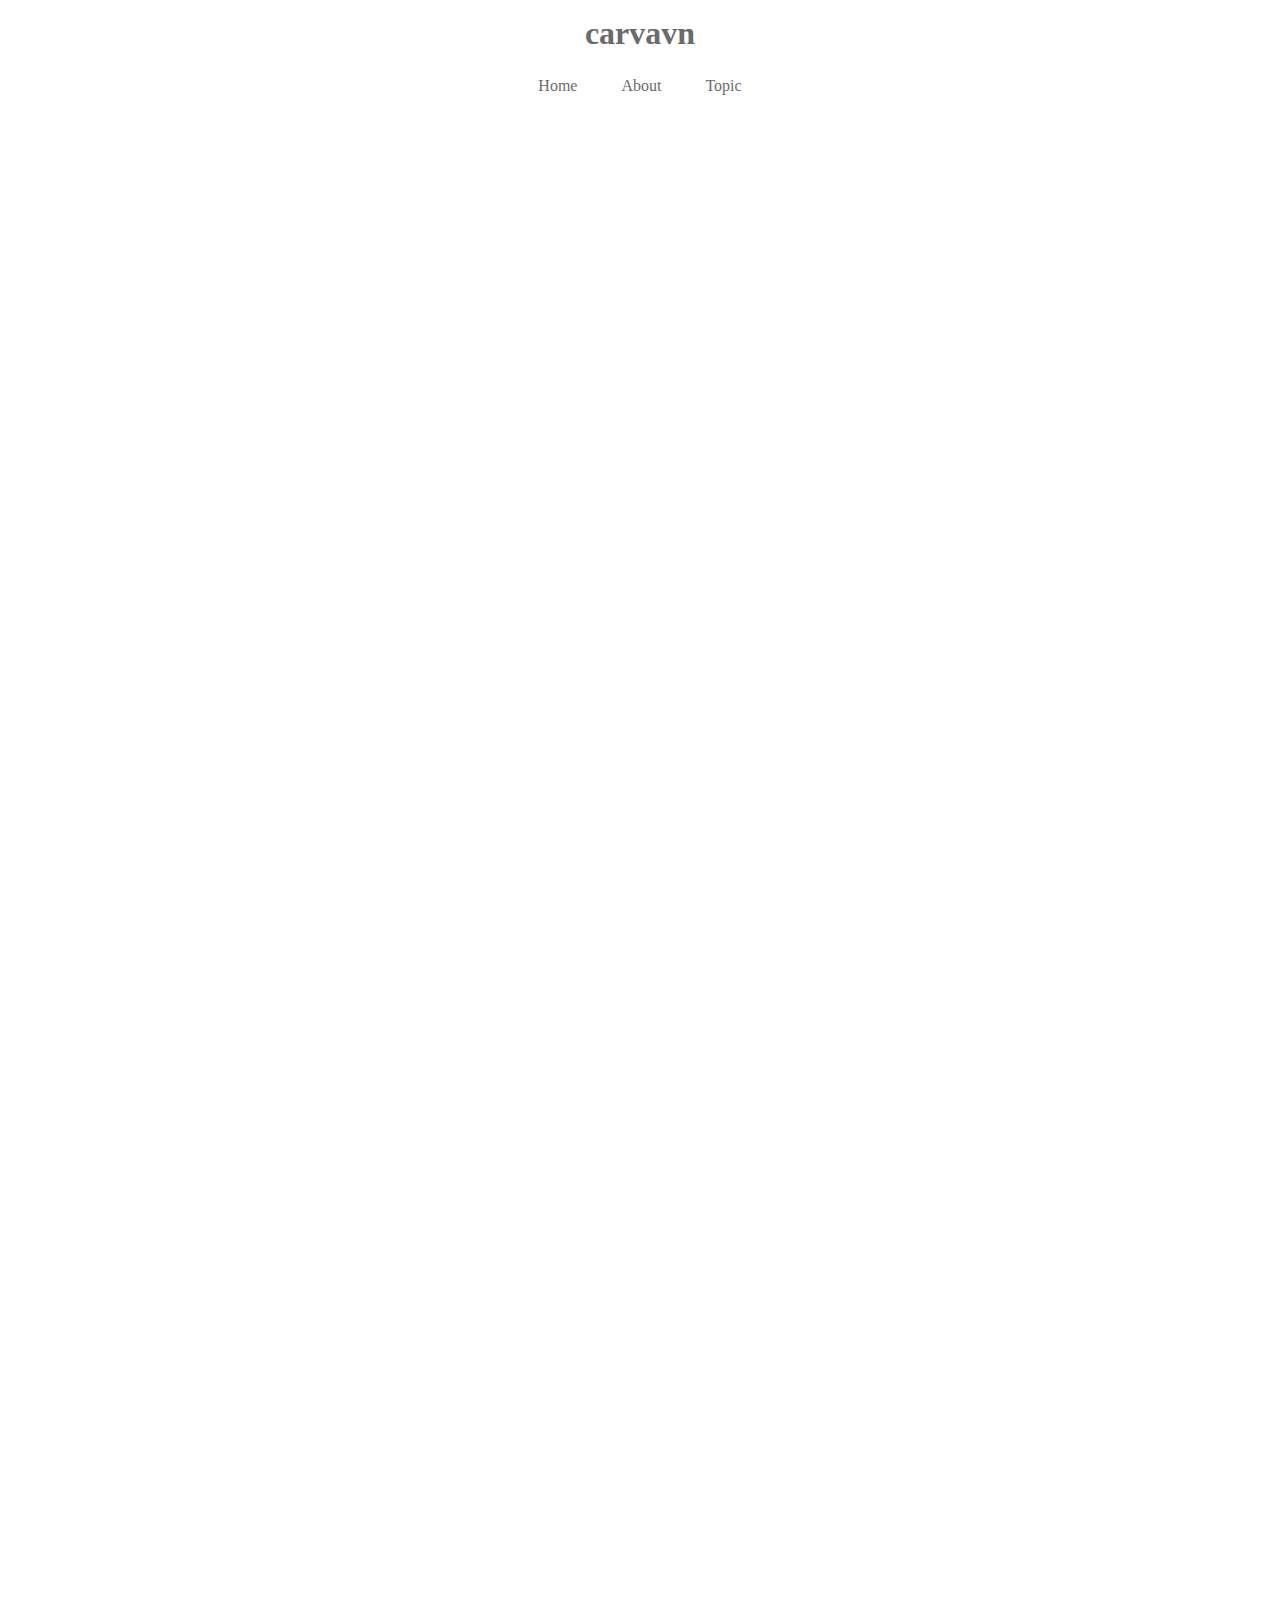
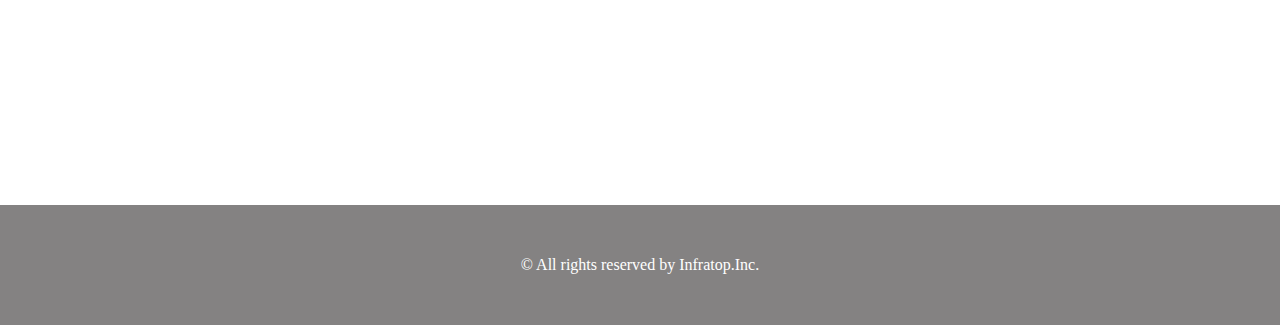
<file: caravan.1/index.html>
<!DOCTYPE html>
<html lang="ja">
  <head>
    <meta charset="UTF-8" />
    <!-- CSSファイルの読み込み -->
    <link rel="stylesheet" href="style.css" />
    <title>CARAVAN</title>
  </head>

  <body>
    <header>
      <h1 class="heading">
        <a href="index.html">
          carvavn
        </a>
      </h1>
    </header>

    <nav>
      <ul class="nav-list">
        <li class="nav-list-item">
          <a href="index.html">Home</a>
        </li>
        <li class="nav-list-item">About</li>
        <li class="nav-list-item">Topic</li>
      </ul>
    </nav>

    <div class="main-visual">
      <div class="main-visual-content"></div>
    </div>

    <div class="main">
      <div class="blog"></div>
      <div class="sidebar"></div>
    </div>
    <footer>
      <p class="fotter-text">© All rights reserved by Infratop.Inc.</p>
    </footer>
  </body>
</html>
</file>
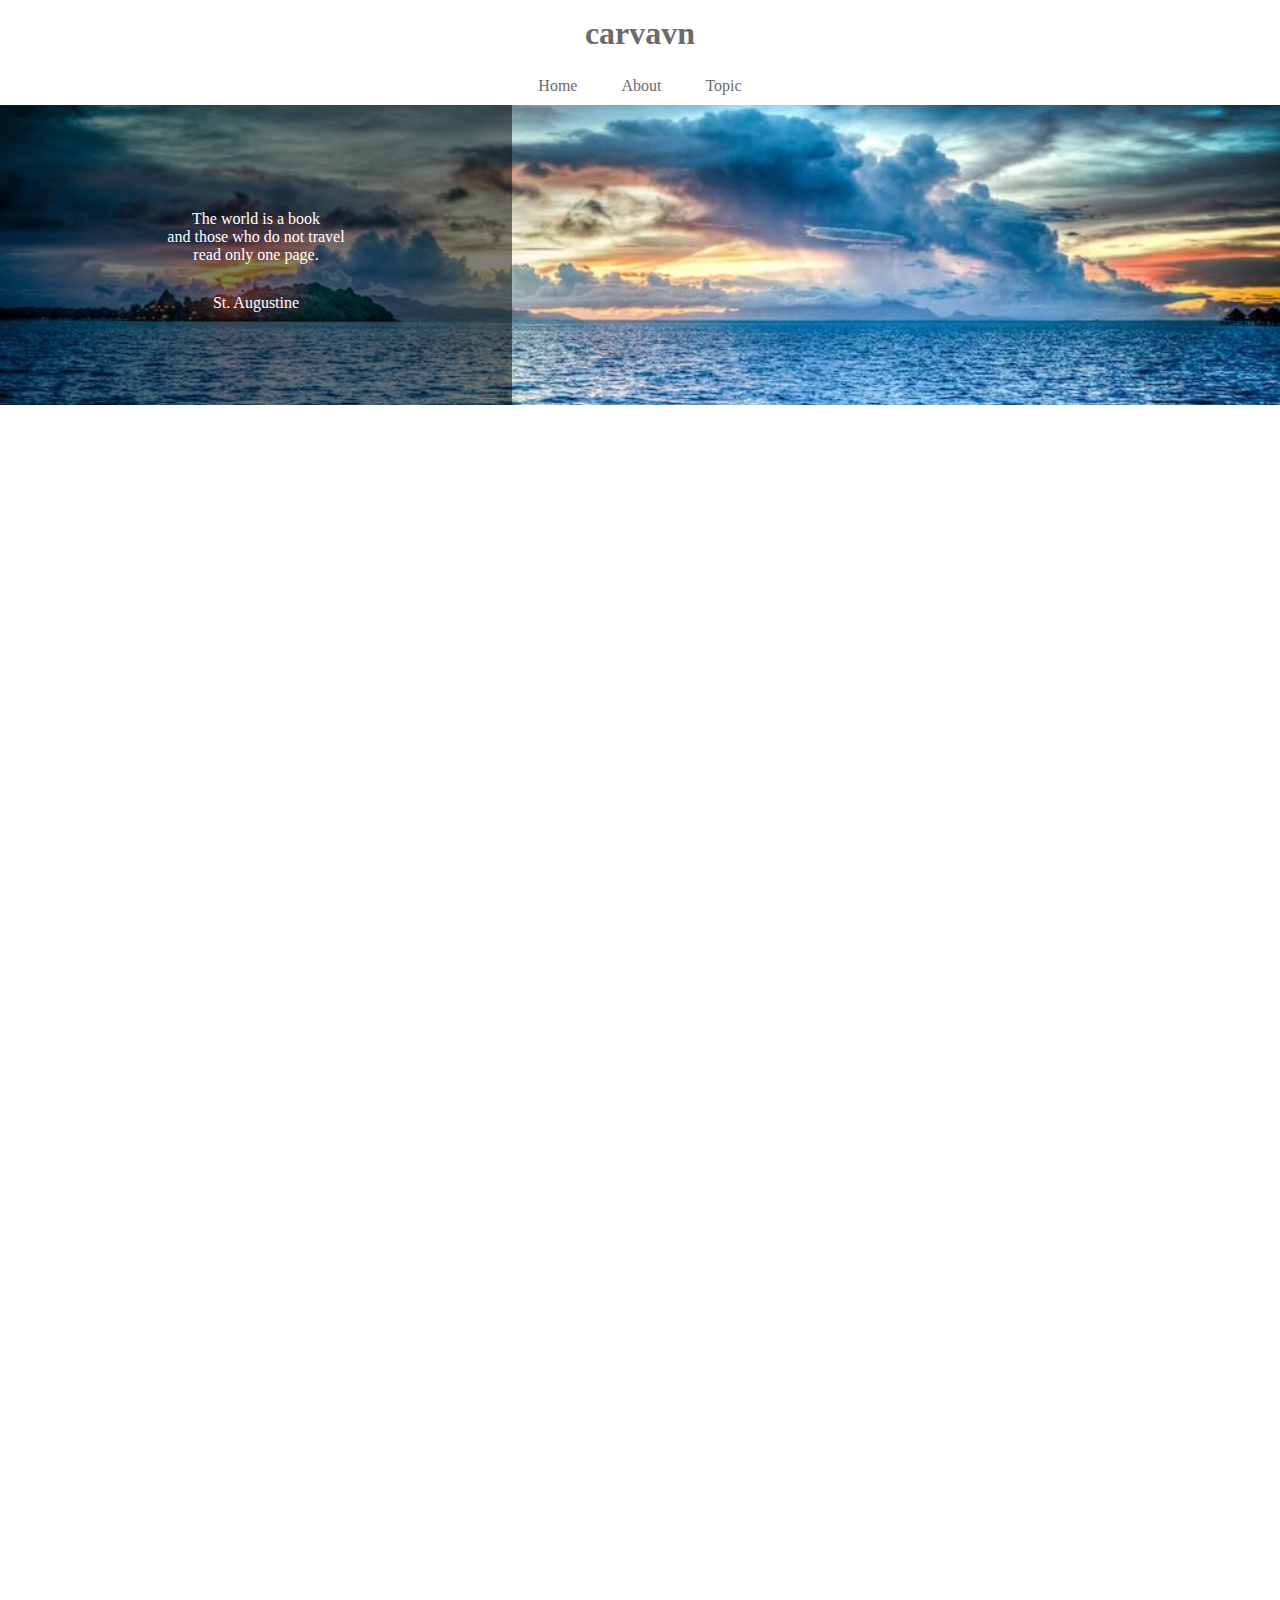
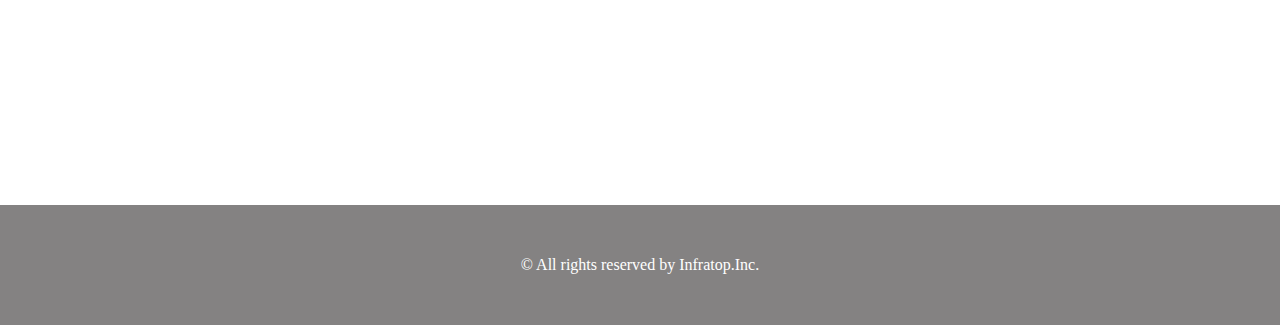
<file: caravan.2/index.html>
<!DOCTYPE html>
<html lang="ja">
  <head>
    <meta charset="UTF-8" />
    <!-- CSSファイルの読み込み -->
    <link rel="stylesheet" href="style.css" />
    <title>CARAVAN</title>
  </head>

  <body>
    <header>
      <h1 class="heading">
        <a href="index.html">
          carvavn
        </a>
      </h1>
    </header>

    <nav>
      <ul class="nav-list">
        <li class="nav-list-item">
          <a href="index.html">Home</a>
        </li>
        <li class="nav-list-item">About</li>
        <li class="nav-list-item">Topic</li>
      </ul>
    </nav>

    <div class="main-visual">
      <div class="main-visual-content">
        <p class="main-visual-text">
          The world is a book<br/>
          and those who do not travel<br/>
          read only one page.
        </p>
        <p class="main-visual-name">
          St. Augustine
        </p>
      </div>
    </div>

    <div class="main">
      <div class="blog"></div>
      <div class="sidebar"></div>
    </div>
    <footer>
      <p class="fotter-text">© All rights reserved by Infratop.Inc.</p>
    </footer>
  </body>
</html>
</file>
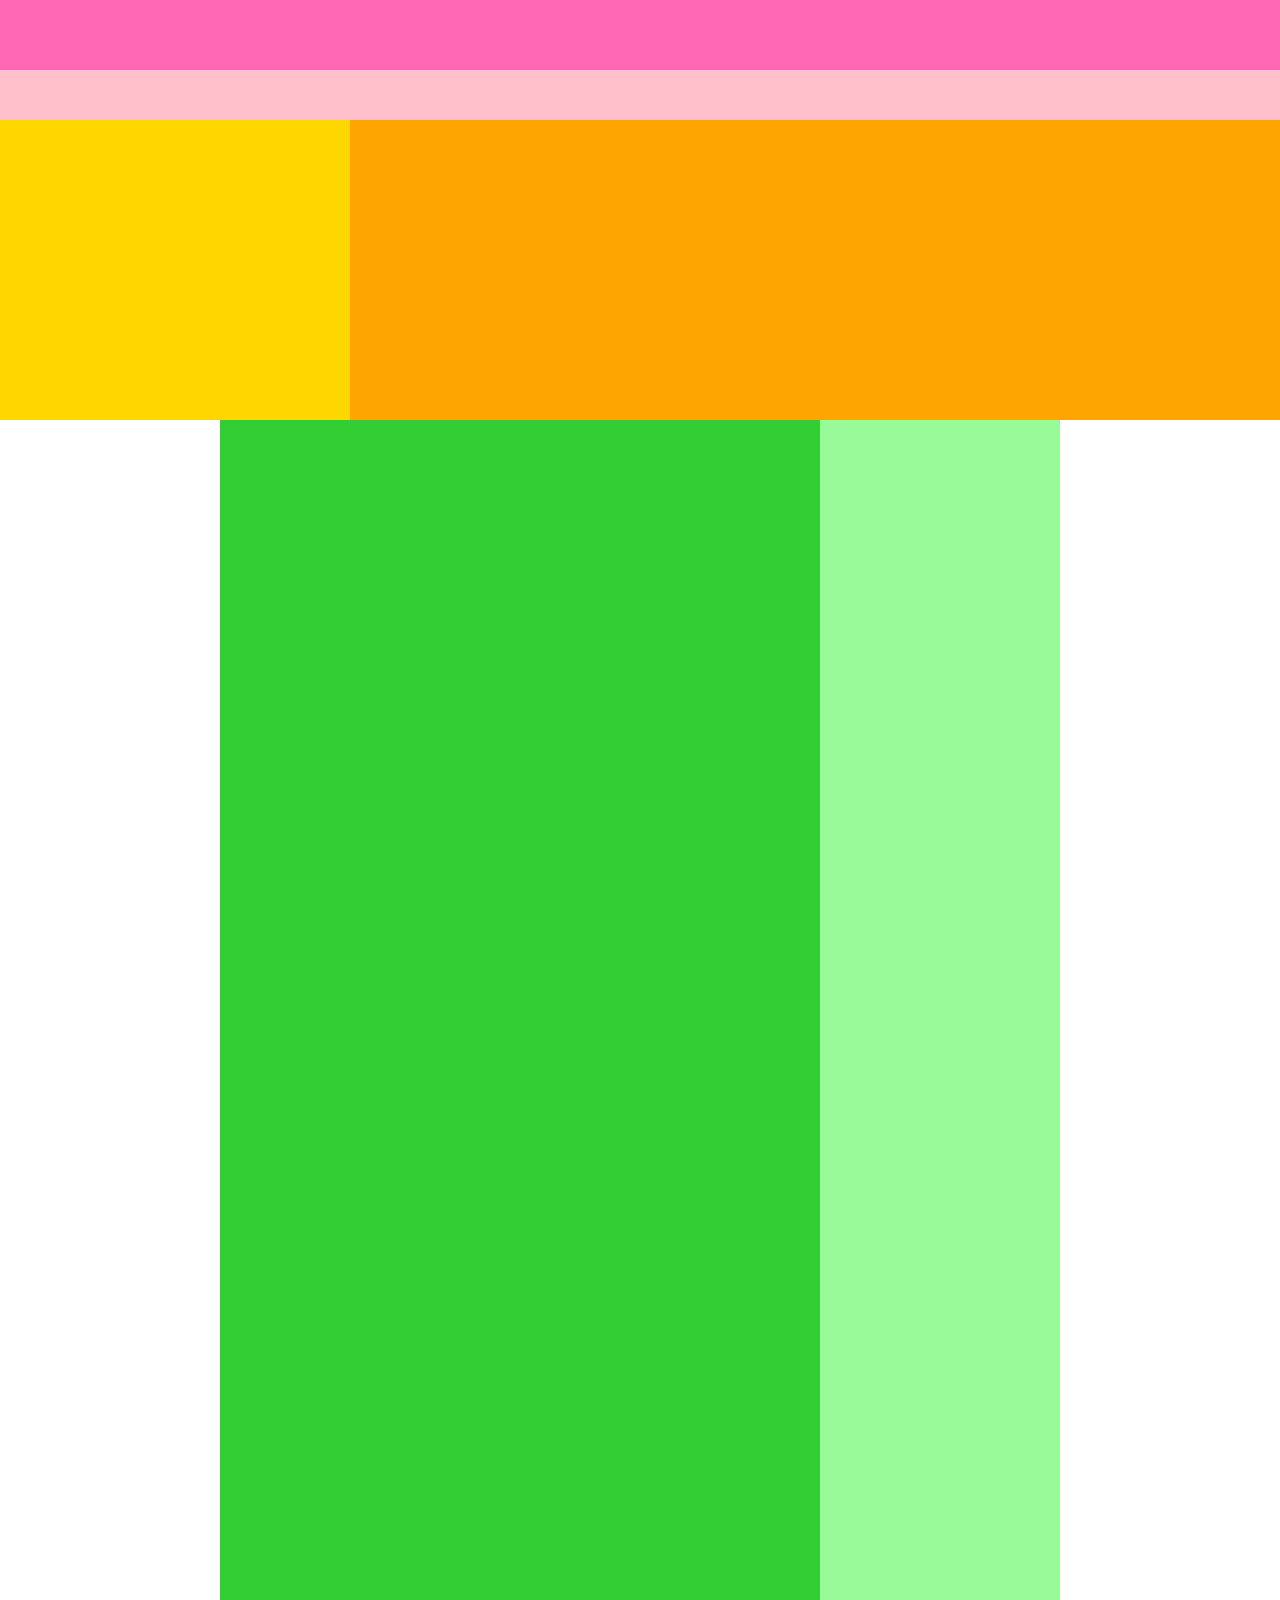
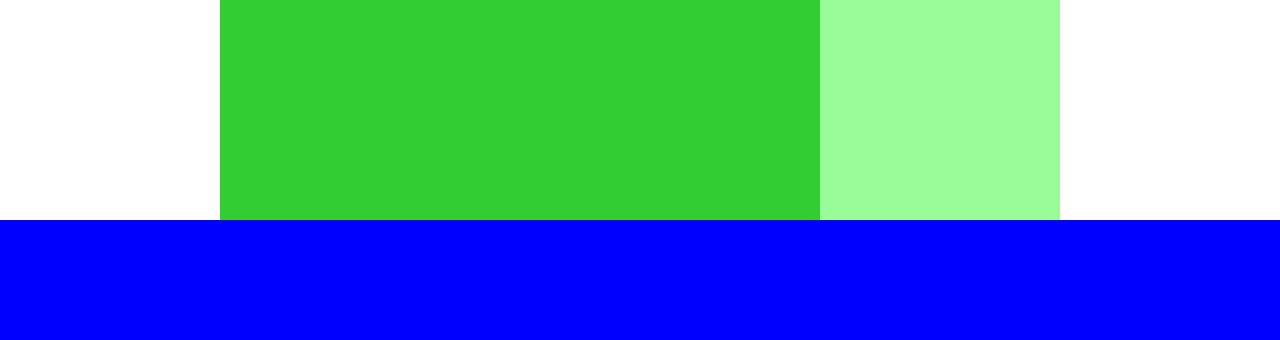
<file: caravan/index.html>
<!DOCTYPE html>
<html lang="ja">
  <head>
    <meta charset="UTF-8" />
    <!-- CSSファイルの読み込み -->
    <link rel="stylesheet" href="style.css" />
    <title>CARAVAN</title>
  </head>

  <body>

    <div class="header">
      <div class="header-top"></div>
      <div class="header-bottom"></div>
    </div>

    <div class="main-visual">
      <div class="main-visual-content"></div>
    </div>

    <div class="main">
      <div class="blog"></div>
      <div class="sidebar"></div>
    </div>

    <div class="footer"></div>
  </body>
</html>
</file>
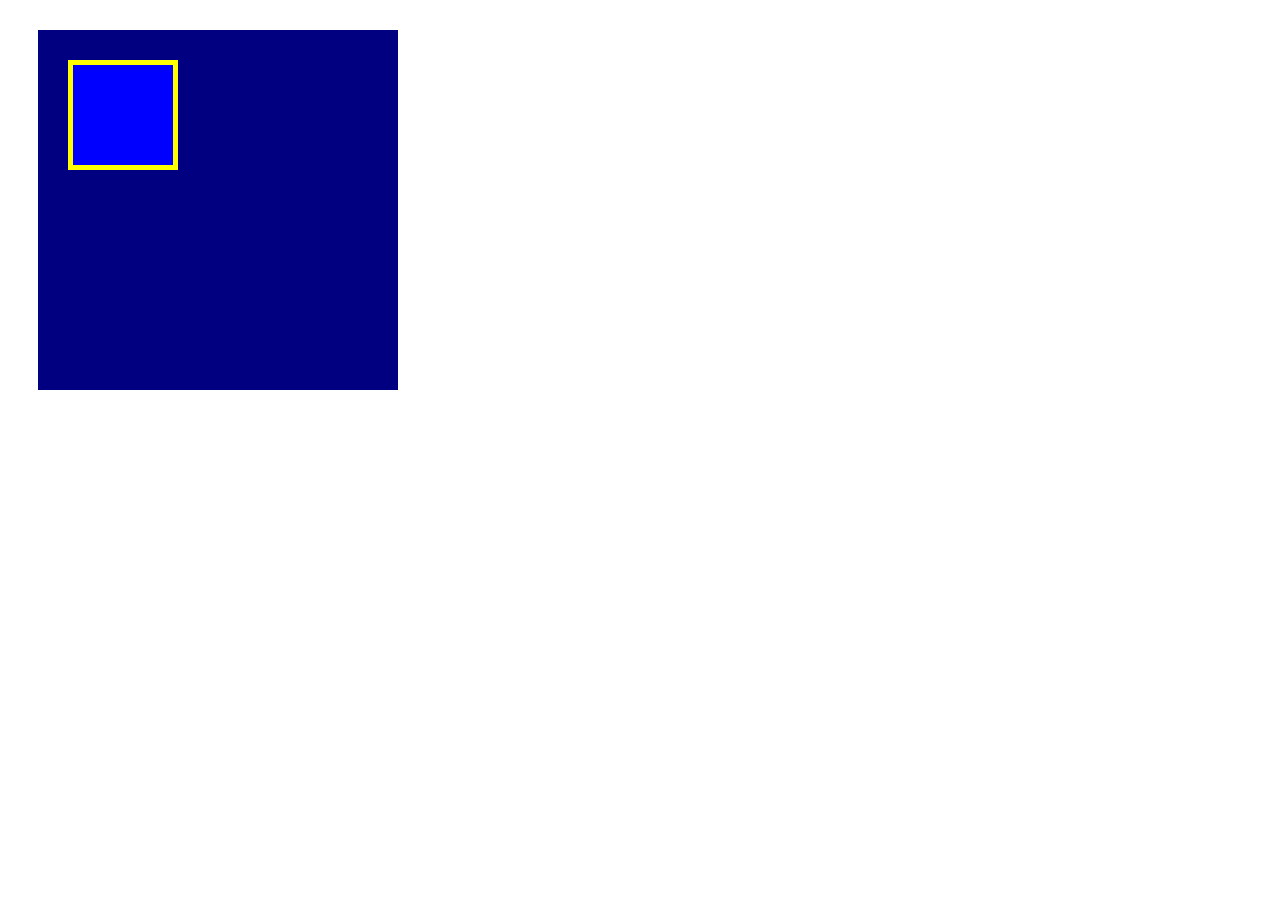
<file: box/box.html>
<!DOCTYPE html>
<html lang="ja">
  <head>
    <meta charset="UTF-8" />
    <!-- CSSファイルの読み込み -->
    <link rel="stylesheet" href="box.css" />
    <title>BOX</title>
  </head>

  <body>
    <!-- box1用のdiv -->
    <div class="box1">
      <div class="box2"></div>
    </div>
  </body>
</html>
</file>
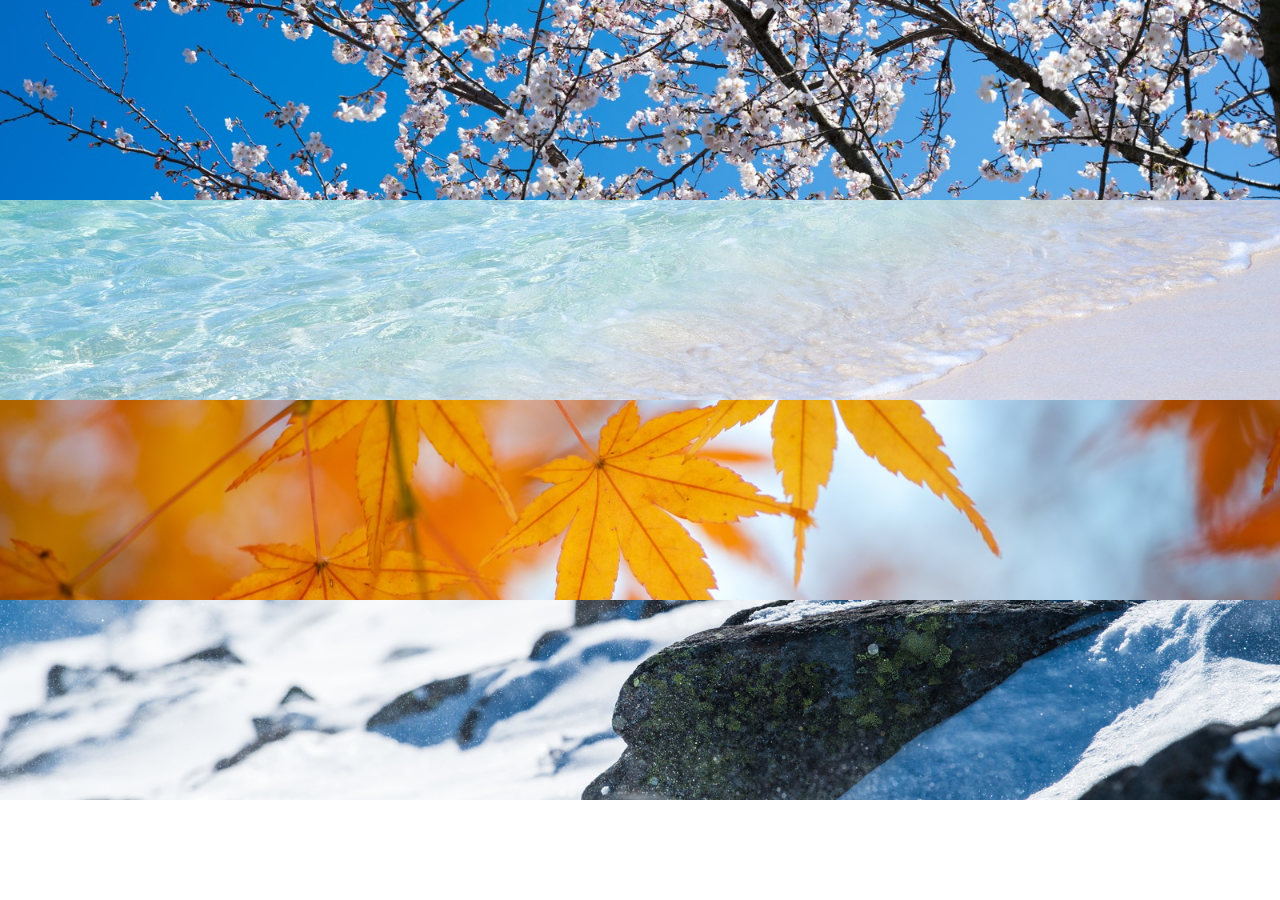
<file: caravan.2/演習問題.html>
<!DOCTYPE html>
<html lang="ja">
  <head>
    <meta charset="UTF-8" />
    <!-- CSSファイルの読み込み -->
    <link rel="stylesheet" href="演習問題.css" />
    <title></title>
  </head>

  <body>

    <div class="box1"></div>
    <div class="box2"></div>
    <div class="box3"></div>
    <div class="box4"></div>


  </body>
</html>
</file>
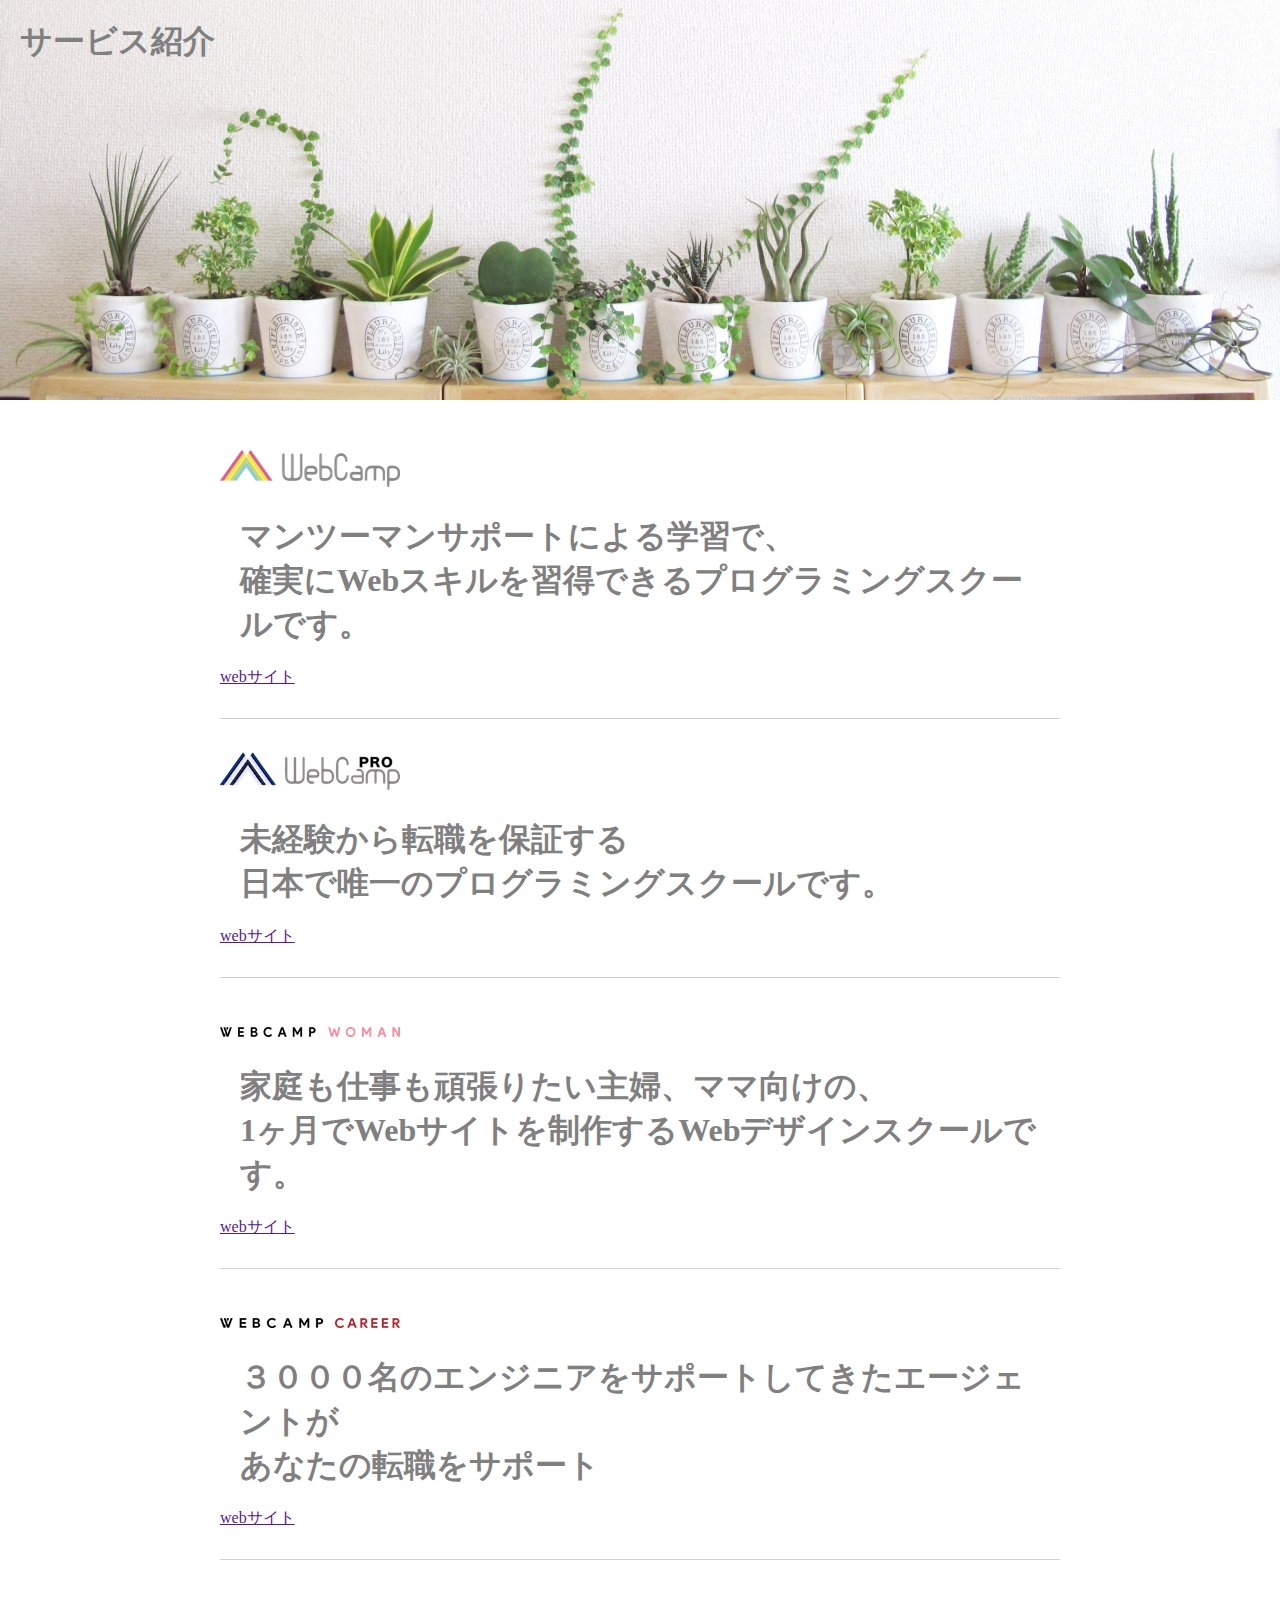
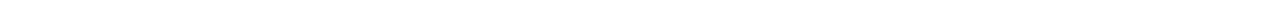
<file: caravan.3/演習問題.html>
<!DOCTYPE html>
<html lang="ja">
  <head>
    <meta charset="UTF-8" />
    <!-- CSSファイルの読み込み -->
    <link rel="stylesheet" href="演習問題.css" />
    <title></title>
  </head>

  <body>

    <div class="main-visual">
      <p>サービス紹介</p>
    </div>
    <main>
       <section class="box1">
         <h1>
           <img src="img/wc-logo.png" alt="ロゴ">
         </h1>
         <p>
           マンツーマンサポートによる学習で、
           <br>確実にWebスキルを習得できるプログラミングスクールです。
         </p>
         <a href="">webサイト</a>
       </section>
              <section class="box2">
         <h1>
           <img src="img/wcp-logo.png">
         </h1>
         <p>
           未経験から転職を保証する
           <br>日本で唯一のプログラミングスクールです。
         </p>
         <a href="">webサイト</a>
       </section>
              <section class="box3">
         <h1>
           <img src="img/wcw-logo.png">
         </h1>
         <p>
           家庭も仕事も頑張りたい主婦、ママ向けの、
           <br>1ヶ月でWebサイトを制作するWebデザインスクールです。
         </p>
         <a href="">webサイト</a>
       </section>
              <section class="box4">
         <h1>
           <img src="img/wcc-logo.png">
         </h1>
         <p>
           ３０００名のエンジニアをサポートしてきたエージェントが
           <br>あなたの転職をサポート
         </p>
         <a href="">webサイト</a>
       </section>
</file>
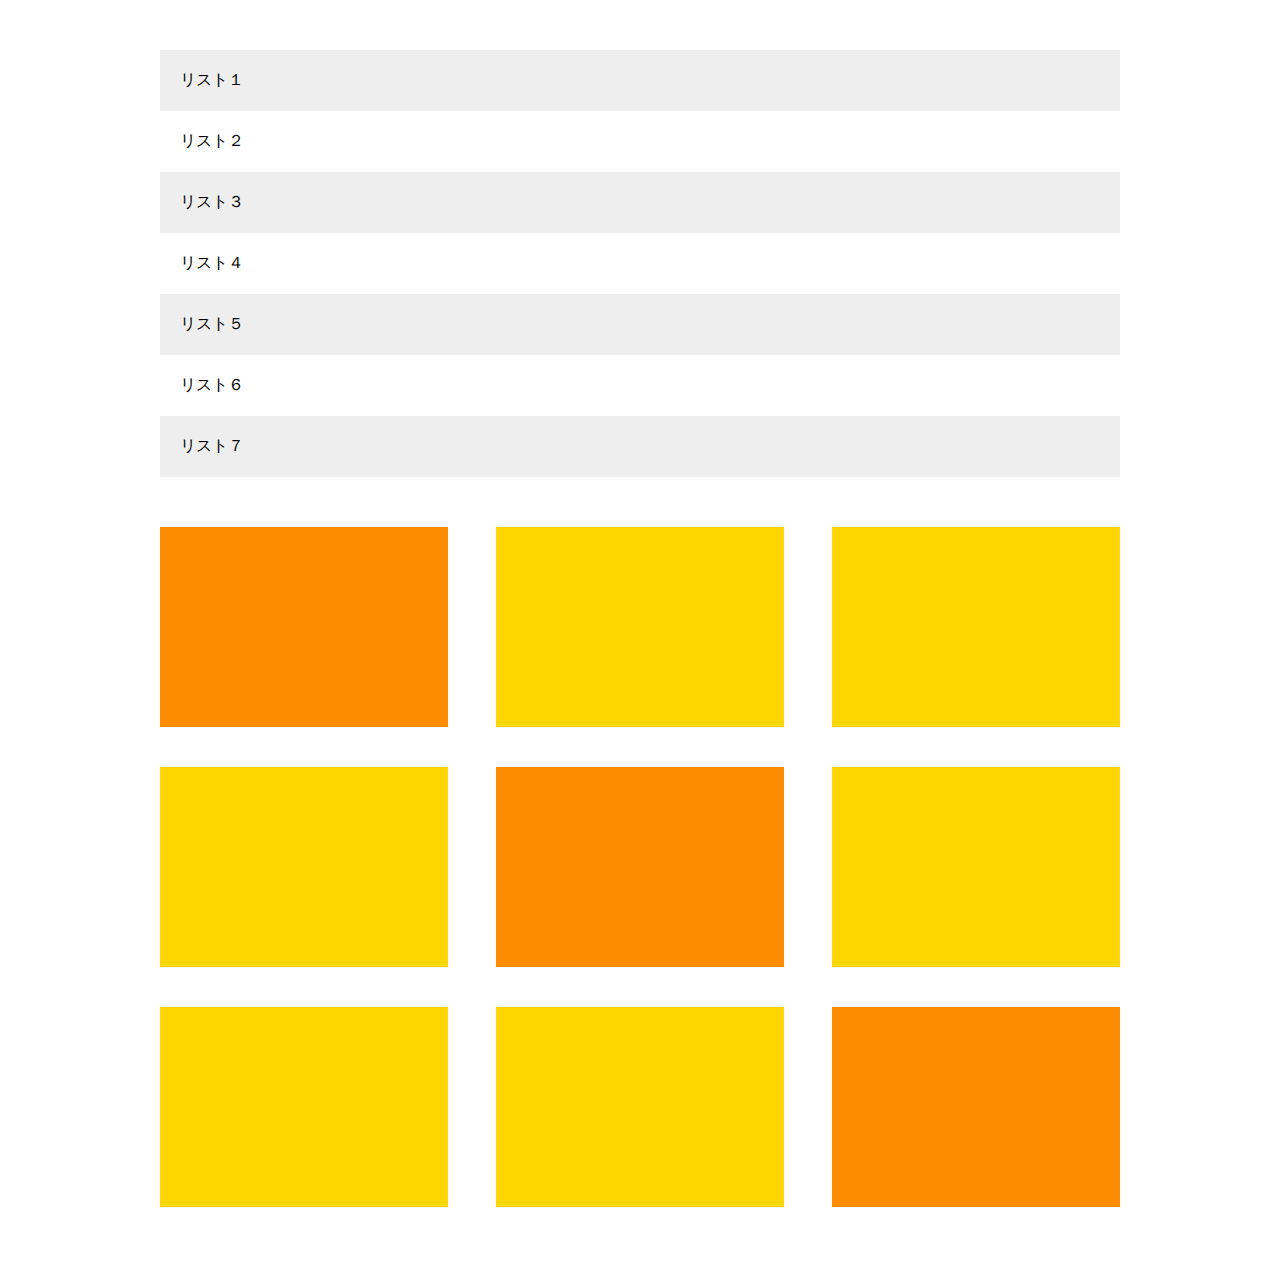
<file: caravan.4/演習問題.html>
<!DOCTYPE html>
<html lang="ja">
  <head>
    <meta charset="UTF-8" />
    <!-- CSSファイルの読み込み -->
    <link rel="stylesheet" href="演習問題.css" />
    <title></title>
  </head>

  <body>
    <main>
    <ul class="item-list">
      <li class="item">リスト１</li>
      <li class="item">リスト２</li>
      <li class="item">リスト３</li>
      <li class="item">リスト４</li>
      <li class="item">リスト５</li>
      <li class="item">リスト６</li>
      <li class="item">リスト７</li>
    </ul>

    <div class="box-list">
      <div class="box"></div>
      <div class="box"></div>
      <div class="box"></div>
      <div class="box"></div>
      <div class="box"></div>
      <div class="box"></div>
      <div class="box"></div>
      <div class="box"></div>
      <div class="box"></div>

    </div>
    </main>
　</body>
</html>
</file>
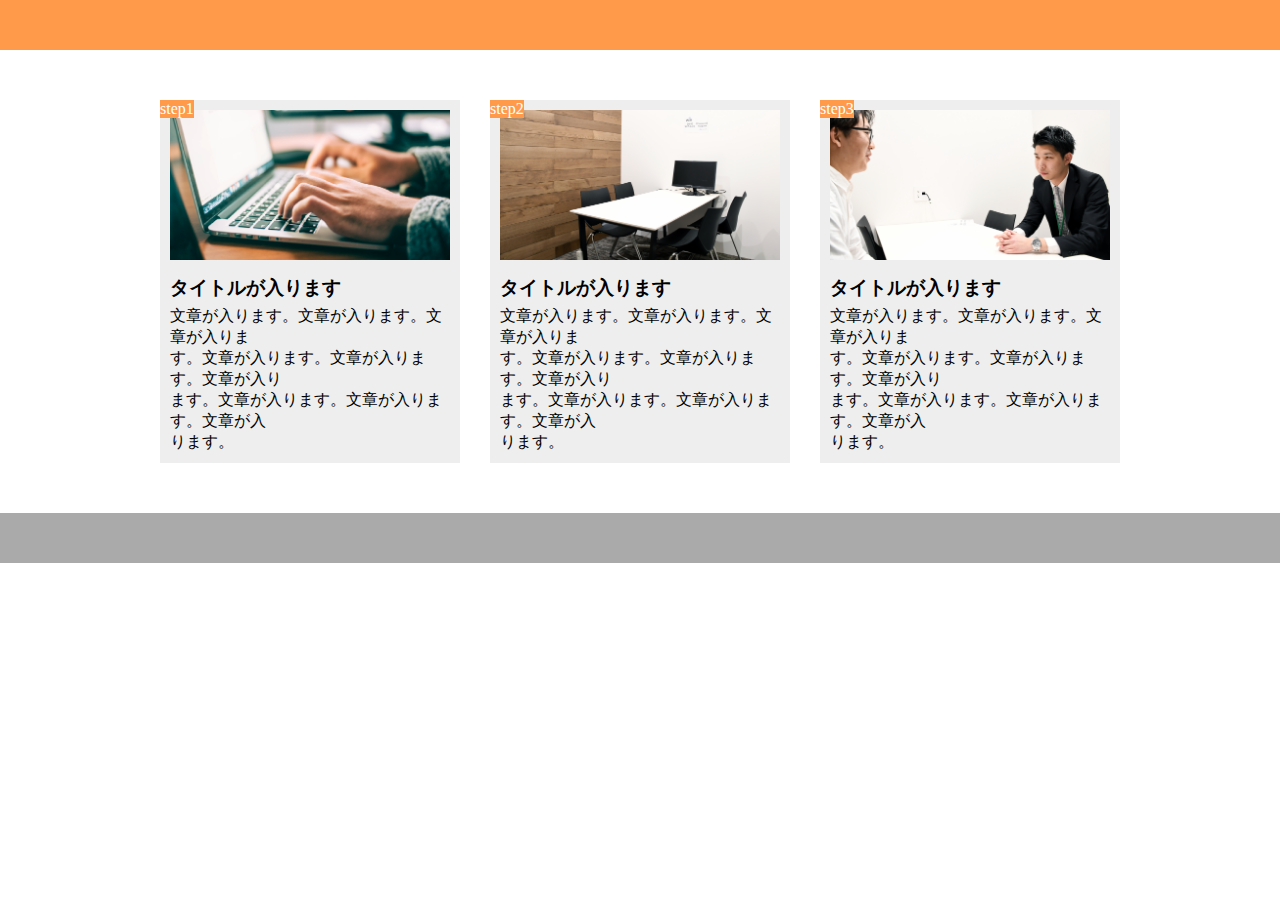
<file: caravan.5/演習問題２.html>
<!DOCTYPE html>
<html lang="ja">
  <head>
    <meta charset="UTF-8" />

    <!-- CSSファイルの読み込み -->
    <link rel="stylesheet" href="演習問題２.css" />
    <title>演習問題２</title>
  </head>

  <body>
    <header></header>

    <main>
      <div class="step-box">
       <div class="step-img1"></div>
        <span class="step-num">step1</span>
        <h3 class="title">タイトルが入ります
        </h3>
        <p class="text">
        文章が入ります。文章が入ります。文章が入りま<br>
        す。文章が入ります。文章が入ります。文章が入り<br>
        ます。文章が入ります。文章が入ります。文章が入<br>
        ります。
       </p>
       </div>

      <div class="step-box">
       <div class="step-img2"></div>
        <span class="step-num">step2</span>
        <h3 class="title">タイトルが入ります
        </h3>
        <p class="text">
        文章が入ります。文章が入ります。文章が入りま<br>
        す。文章が入ります。文章が入ります。文章が入り<br>
        ます。文章が入ります。文章が入ります。文章が入<br>
        ります。
       </p>
       </div>
      <div class="step-box">
       <div class="step-img3"></div>
        <span class="step-num">step3</span>
        <h3 class="title">タイトルが入ります
        </h3>
        <p class="text">
        文章が入ります。文章が入ります。文章が入りま<br>
        す。文章が入ります。文章が入ります。文章が入り<br>
        ます。文章が入ります。文章が入ります。文章が入<br>
        ります。
       </p>
       </div>
    </main>
    <footer></footer>
  </body>
</html>
</file>
<file: caravan.1/style.css>
* {
  margin: 0;
  padding: 0;
  box-sizing: border-box;
  color: #6c6b6b;
}

a {
  text-decoration: none;
}

header {
  width: 90%;
  padding: 15px 0;
  margin: 0 auto;
  text-align: center;
}

header .heading {
  font-size: 32px;
}

.nav-list {
  text-align: center;
  padding: 10px 0;
  margin: 0 auto;
}

.nav-list-item {
  list-style: none;
  display: inline-block;
  margin: 0 20px;
}

.main-visual {
  width: 100%;
  height: 300px;
}

.main-visual-content {
  width: 350px;
  height: 300px;
}

.main {
  width: 840px;
  display: flex;
  justify-content: center;
  margin: 0 auto;
}

.blog {
  width: 600px;
  height: 1400px;
}

.sidebar {
  width: 240px;
  height: 1400px;
}

footer {
  width: 100%;
  height: 120px;
  text-align: center;
  line-height: 120px;
  background-color: #848282;
}

.fotter-text {
  color: #fff;
}
</file>
<file: caravan.2/style.css>
* {
  margin: 0;
  padding: 0;
  box-sizing: border-box;
  color: #6c6b6b;
}

a {
  text-decoration: none;
}

header {
  width: 90%;
  padding: 15px 0;
  margin: 0 auto;
  text-align: center;
}

header .heading {
  font-size: 32px;
}

.nav-list {
  text-align: center;
  padding: 10px 0;
  margin: 0 auto;
}

.nav-list-item {
  list-style: none;
  display: inline-block;
  margin: 0 20px;
}

.main-visual {
  width: 100%;
  height: 300px;
  background-image: url(img/mv.jpg);
  background-size: cover;
  background-position: center;
}

.main-visual-content {
  width: 40%;
  height: 300px;
  background-color: rgba(0, 0, 0, 0.5);
  text-align: center;
  padding-top: 105px;
}

.main-visual-text {
  color: #fff;
}

.main-visual-name {
  margin-top: 30px;
  color: #fff;
}

.main {
  width: 840px;
  display: flex;
  justify-content: center;
  margin: 0 auto;
}

.blog {
  width: 600px;
  height: 1400px;
}

.sidebar {
  width: 240px;
  height: 1400px;
}

footer {
  width: 100%;
  height: 120px;
  text-align: center;
  line-height: 120px;
  background-color: #848282;
}

.fotter-text {
  color: #fff;
}
</file>
<file: caravan/style.css>
* {
  margin: 0;
  padding: 0;
  box-sizing: border-box;
}

.header {
  width: 100%;
  height: 120px;
  background-color: red;
}

.header-top {
  width: 100%;
  height: 70px;
  background-color: hotpink;
}

.header-bottom {
  width: 100%;
  height: 50px;
  background-color: pink;
}

.main-visual {
  width: 100%;
  height: 300px;
  background-color: orange;
}

.main-visual-content {
  width: 350px;
  height: 300px;
  background-color: gold;
}

.main {
  width: 840px;
  display: flex;
  justify-content: center;
  margin: 0 auto;
}

.blog {
  width: 600px;
  height: 1400px;
  background-color: limegreen;
}

.sidebar {
  width: 240px;
  height: 1400px;
  background-color: palegreen;
}

.footer {
  width: 100%;
  height: 120px;
  background-color: blue;
}
</file>
<file: box/box.css>
.box1 {
  width: 300px;
  height: 300px;
  background-color: #000080;
   margin: 30px;
  padding: 30px;
}
.box2 {
  width: 100px;
  height: 100px;
  background-color: blue;
  border: 5px solid yellow;
}
</file>
<file: caravan.2/演習問題.css>
* {
  margin: 0;
  padding: 0;
  box-sizing: border-box;
}

.box1 {
  height: 200px;
  background-image: url(img/box1.jpg);
  background-position: center;
  background-size: cover;
}

.box2 {
  height: 200px;
  background-image: url(img/box2.jpg);
  background-position: center;
  background-size: cover;
}

.box3 {
  height: 200px;
  background-image: url(img/box3.jpg);
  background-position: center;
  background-size: cover;

}

.box4 {
  height: 200px;
  background-image: url(img/box4.jpg);
  background-position: center;
  background-size: cover;

}
</file>
<file: caravan.3/演習問題.css>
* {
  margin: 0;
  padding: 0;
  box-sizing: border-box;
}

.main-visual {
  height: 400px;
  width: 100%;
  background-image: url(img/mv2.jpg);
  background-position: bottom;
  background-size: cover;
}

p {
  font-size: 32px;
  padding: 20px;
  font-weight: 800;
  color: #808080;
}

main {
  width: 840px;
  margin: 50px auto;

.box1 {
  margin-bottom: 30px;
  border-bottom: 1px solid #d1d1d1;
  padding-bottom: 30px;
}

.box2 {
  margin-bottom: 30px;
  border-bottom: 1px solid #d1d1d1;
  padding-bottom: 30px;
}

.box3 {
  margin-bottom: 30px;
  border-bottom: 1px solid #d1d1d1;
  padding-bottom: 30px;
}

.box4 {
  border-bottom: 1px solid #d1d1d1;
  padding-bottom: 30px;
}
</file>
<file: caravan.4/演習問題.css>
* {
  margin: 0;
  padding: 0;
  box-sizing: border-box;
}

main {
  width: 960px;
  margin: 50px auto;
}

.item-list {
  margin-bottom: 50px;
}

.item {
  padding: 20px;
  list-style: none;
}

.item:nth-child(odd) {
  background-color: #eee;
}

.box-list {
  display: flex;
  flex-wrap: wrap;
}

.box {
  background-color: #ffd700;
  width: 30%;
  height: 200px;
  margin-right: 5%;
  margin-bottom: 40px;
}

.box:first-child,
.box:nth-child(5),
.box:last-child {
  background-color: #ff8c00;
}

.box:nth-child(3n) {
  margin-right: 0;
}

.box:nth-last-child(-n + 3) {
  margin-bottom: 0;
}
</file>
<file: caravan.5/演習問題２.css>
* {
  box-sizing: border-box;
  margin: 0;
  padding: 0;
}

header {
  height: 50px;
  background-color: #ff9a4b;
}

main {
  width: 960px;
  margin: 50px auto;
  display: flex;
}

.step-box {
  width: 300px;
  margin-right: 30px;
  padding: 10px;
  position: relative;
  background-color: #eee;
}

.step-box:last-child {
  margin-right: 0;
}

.step-img1 {
  height: 150px;
  background-image: url(img/flow01.png);
  background-position: bottom;
  background-size: cover;
}

.step-img2 {
  height: 150px;
  background-image: url(img/flow02.png);
  background-position: bottom;
  background-size: cover;
}

.step-img3 {
  height: 150px;
  background-image: url(img/flow03.png);
  background-position: bottom;
  background-size: cover;
}

.step-num {
  position: absolute;
  top: 0;
  left: 0;
  background-color: #ff9a4b;
  color: #fff;
}

.title {
  margin: 15px 0 5px;
}

footer {
  height: 50px;
  background-color: #aaa;
}
</file>
